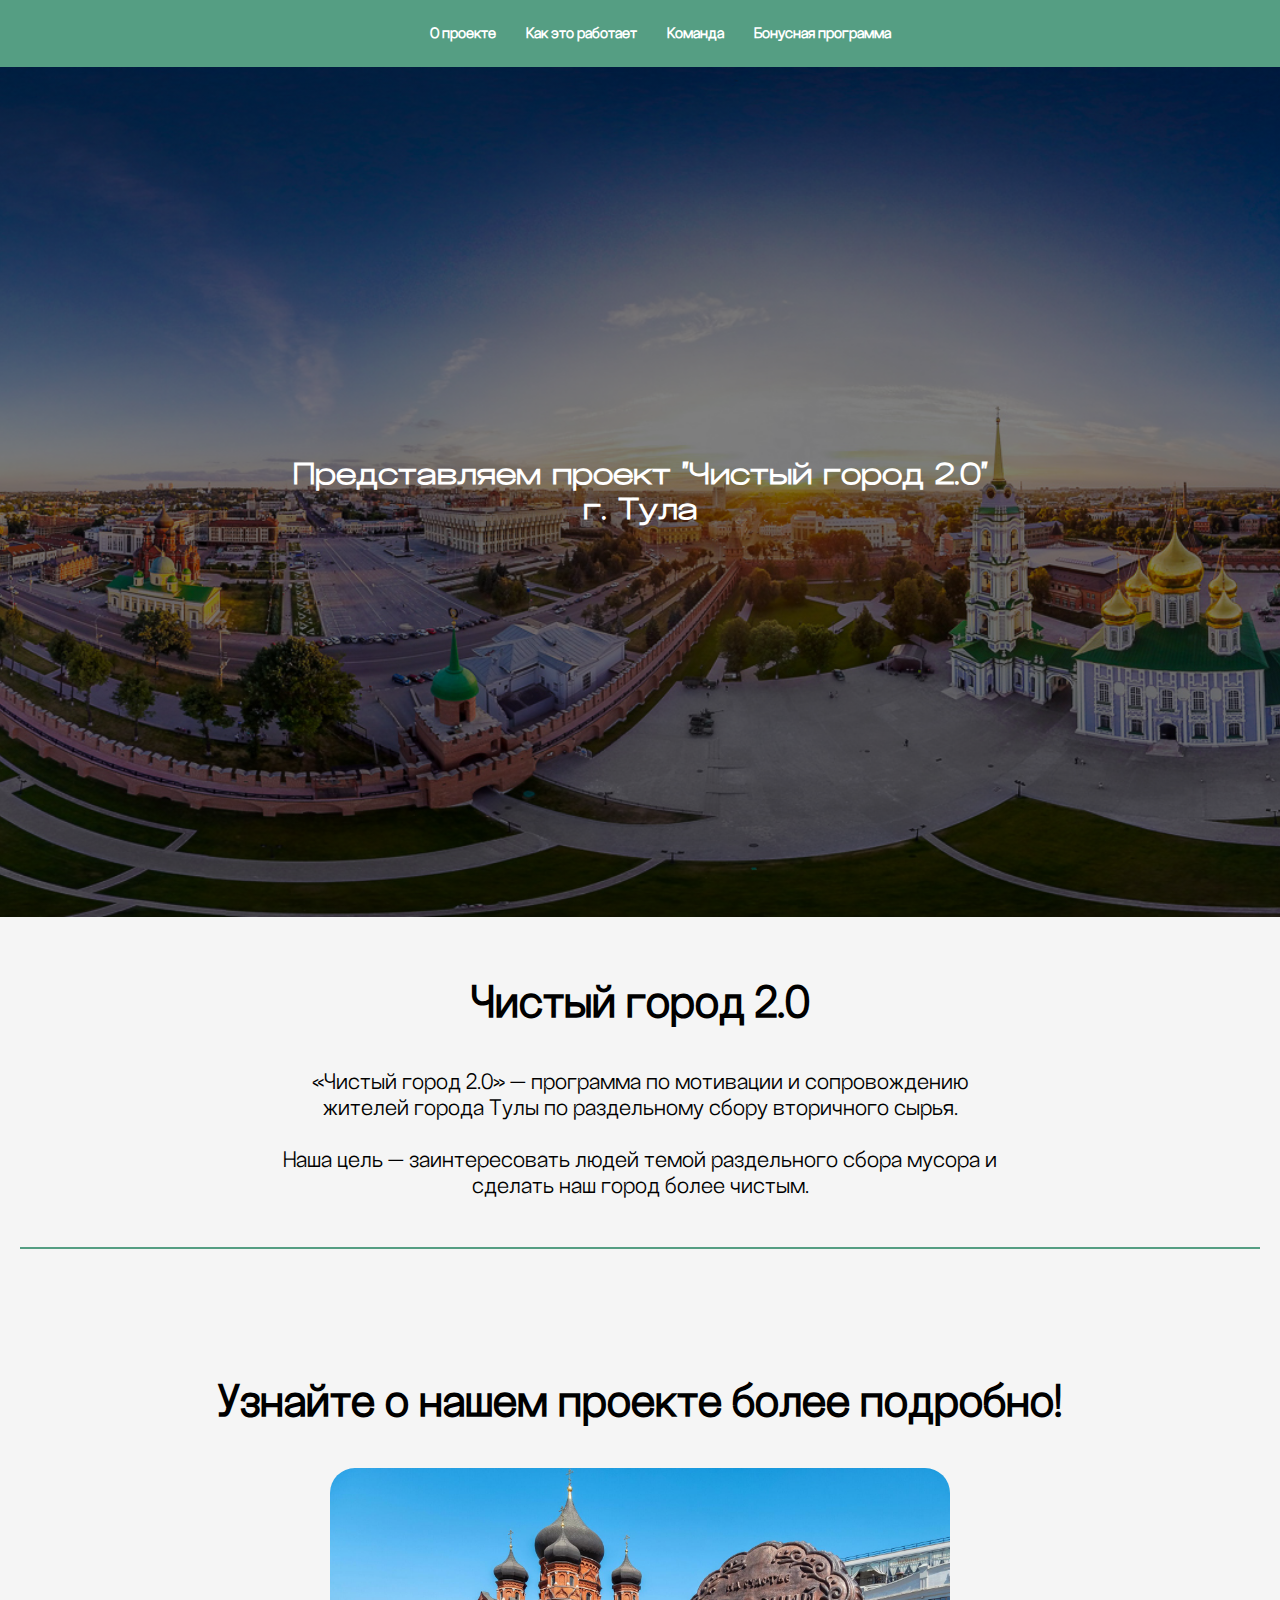
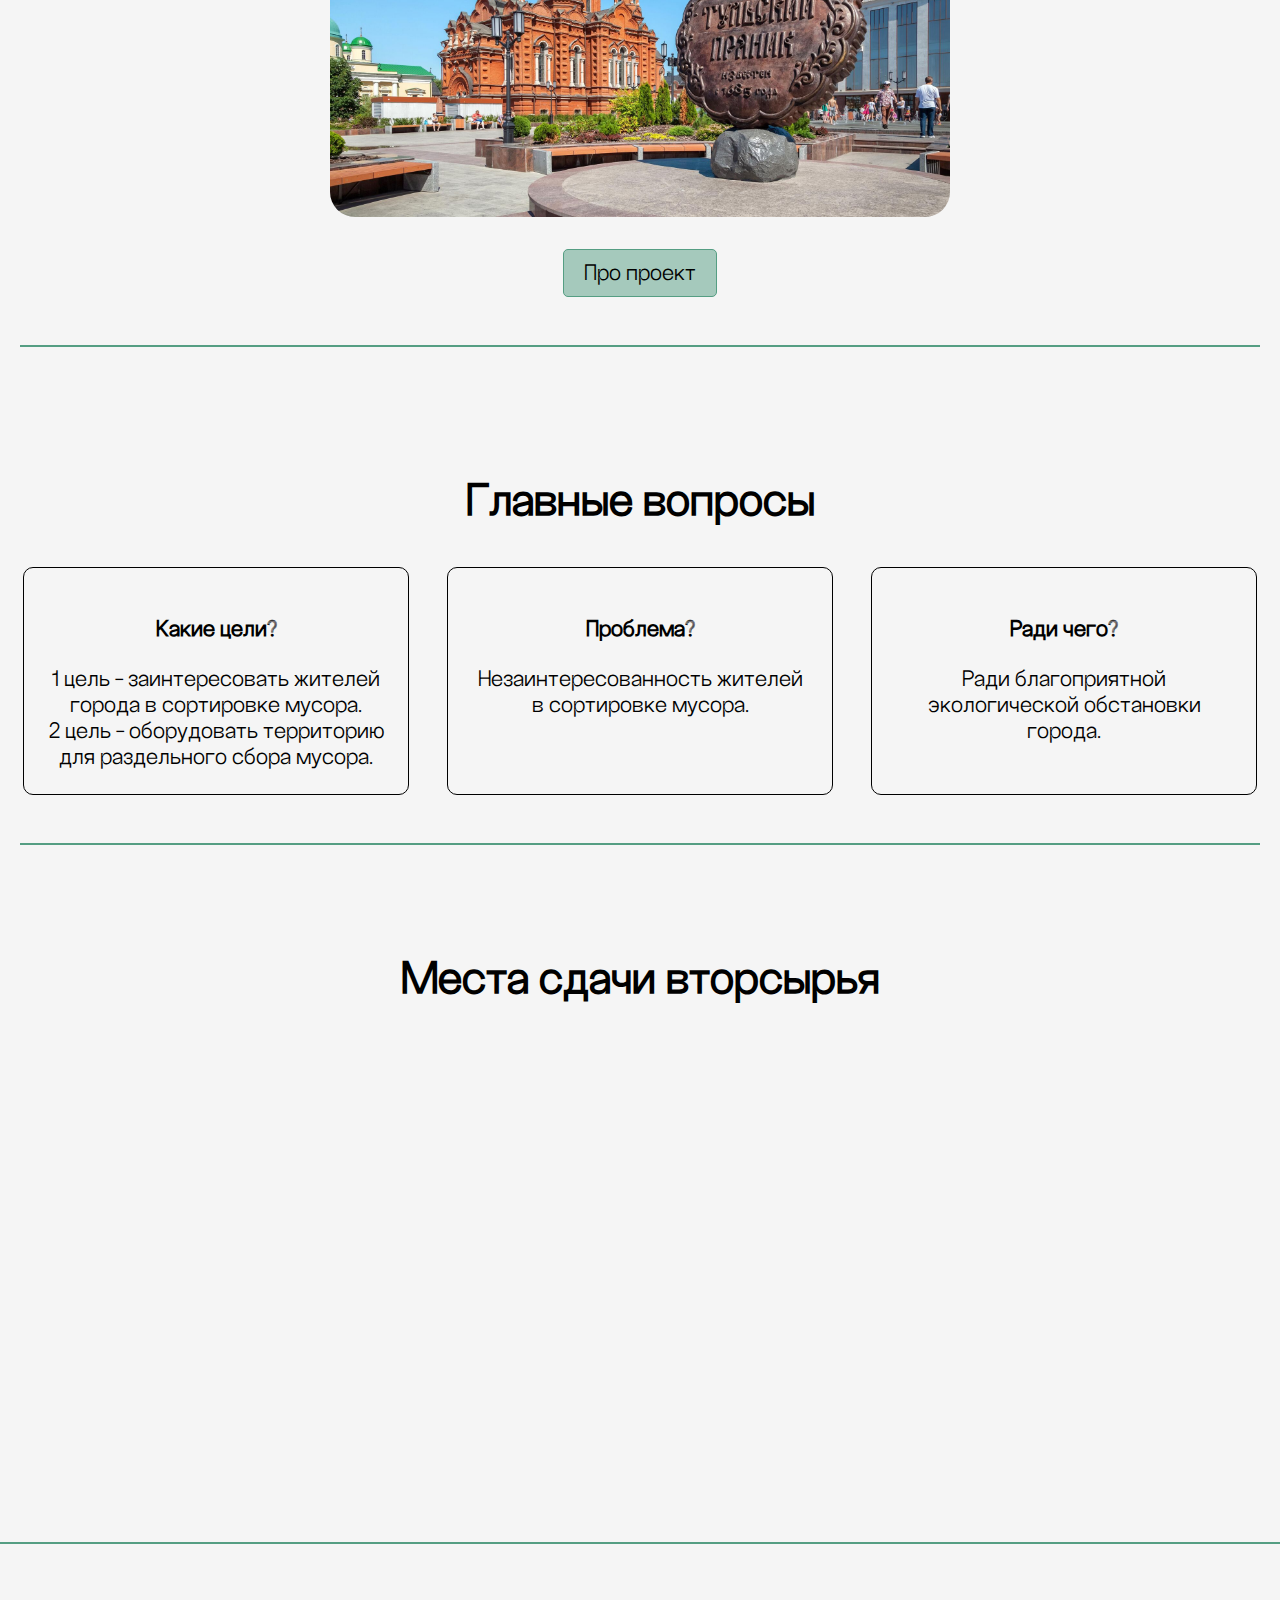
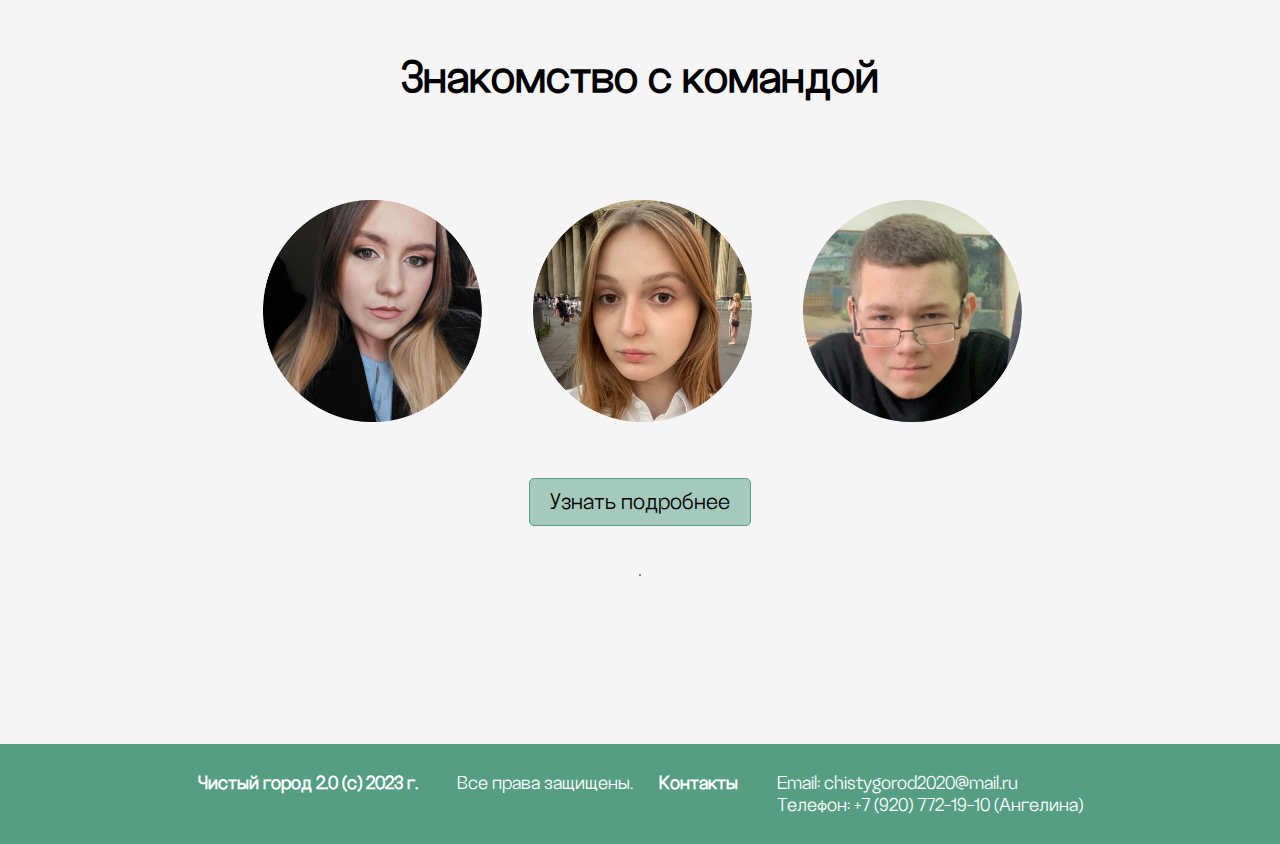
<file: index.html>
<!DOCTYPE html>
<html lang="ru">

<head>
    <meta charset="UTF-8">
    <meta name="viewport" content="width=device-width, initial-scale=1.0">
    <link rel="stylesheet" href="css/main.css">
    <script src="./js/smooth-scroll.js"></script>
    <link rel="icon" href="ico/ico32.webp" sizes="32x32">
    <title>Чистый город 2.0 - Главная</title>
</head>

<body>
    <header id="site-header">
        <nav>
            <ul>
                <li><a href="index.html">О проекте</a></li>
                <li><a href="how-it-works.html">Как это работает</a></li>
                <li><a href="team.html">Команда</a></li>
                <li><a href="bonuses.html">Бонусная программа</a></li>
            </ul>
        </nav>
    </header>
    <div class="container">
        <section class="main-screen">
            <div class="background-image">
                <div class="centered-text">
                    <h1>Представляем проект "Чистый город 2.0" <br> г. Тула</h1>
                </div>
            </div>
        </section>

        <section class="description" id="about">
            <h2>Чистый город 2.0</h2>
            <p>«Чистый город 2.0» — программа по мотивации и сопровождению жителей города Тулы по раздельному сбору вторичного сырья. <br> <br> Наша цель —
                заинтересовать людей темой раздельного сбора мусора и сделать наш город более чистым.</p>
        </section>

        <section class="learn-more">
            <h2>Узнайте о нашем проекте более подробно!</h2>
            <img src="img/tula-image.jpg" alt="Tula">
            <a href="how-it-works.html" class="button">Про проект</a>
        </section>

        <section class="main-questions">
            <h2>Главные вопросы</h2>
            <div class="main-questinons__questions">
                <div class="question">
                    <h3>Какие цели?</h3>
                    <p>1 цель - заинтересовать жителей города в сортировке мусора. <br> 2 цель - оборудовать территорию
                        для раздельного сбора мусора.</p>
                </div>
                <div class="question">
                    <h3>Проблема?</h3>
                    <p>Незаинтересованность жителей в сортировке мусора.</p>
                </div>
                <div class="question">
                    <h3>Ради чего?</h3>
                    <p>Ради благоприятной экологической обстановки города.</p>
                </div>
            </div>
        </section>
        <section class="map">
            <h2>Места сдачи вторсырья</h2>
            <iframe
                src="https://yandex.ru/map-widget/v1/?um=constructor%3Ade0b92ab44ae42cb245ba540206a2619c255ccd8f9be05898b6c5e52657b45ba&amp;source=constructor"
                width="100%" height="450" frameborder="0"></iframe>
        </section>
        <section class="team">
            <h2>Знакомство с командой</h2>
            <div class="img-gallery">
                <img src="./img/portrait-4.png" alt="">
                <img src="./img/portrait-2.jpg" alt="">
                <img src="./img/portrait-3.png" alt="">
            </div>
            <a href="team.html" class="button">Узнать подробнее</a>
        </section>
    </div>
    <footer>
        <div class="footer-content">
            <div class="footer-section footer-section__help">
                <h3>Чистый город 2.0 (с) 2023 г.</h3>
                <p>Все права защищены.</p>
            </div>
            <div class="footer-section">
                <h3>Контакты</h3>

                <p>Email: chistygorod2020@mail.ru <br>
                    Телефон: +7 (920) 772-19-10 (Ангелина)</p>

            </div>
        </div>
    </footer>
</body>
<script src="js/script.js"></script>

</html>
</file>
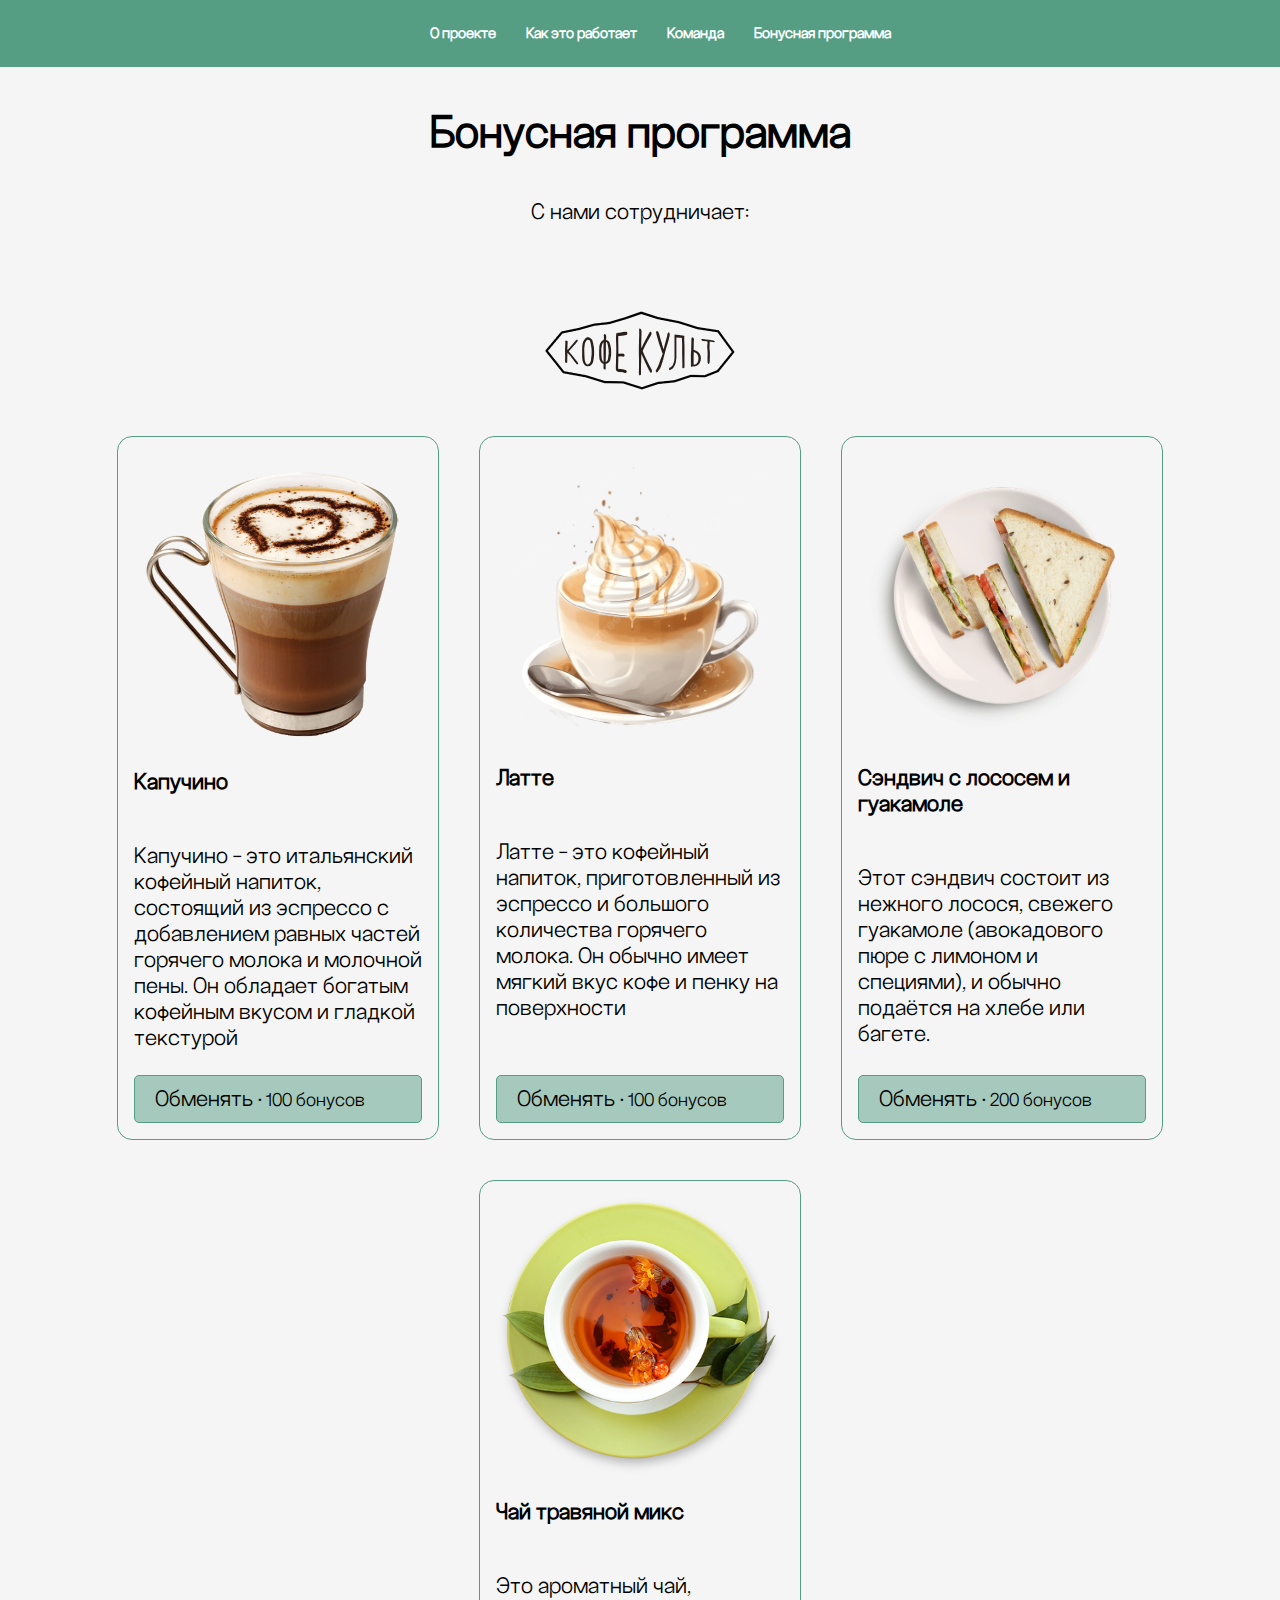
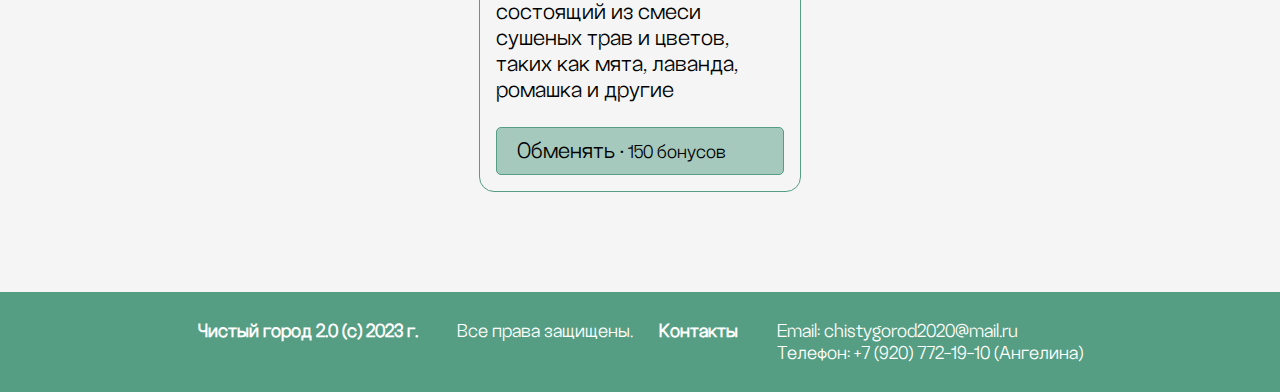
<file: bonuses.html>
<!DOCTYPE html>
<html lang="ru">

<head>
    <meta charset="UTF-8">
    <meta name="viewport" content="width=device-width, initial-scale=1.0">
    <link rel="stylesheet" href="css/main.css">
    <link rel="icon" href="ico/ico32.webp" sizes="32x32">
    <title>Чистый город 2.0 - Бонусы</title>
</head>

<body>
    <header id="site-header">
        <nav>
            <ul>
                <li><a href="index.html">О проекте</a></li>
                <li><a href="how-it-works.html">Как это работает</a></li>
                <li><a href="team.html">Команда</a></li>
                <li><a href="bonuses.html">Бонусная программа</a></li>
            </ul>
        </nav>
    </header>
    <div class="container">
        <section class="bonus-section">
            <h2 class="bonus__title">Бонусная программа</h2>
            <div class="bonus-companies">
                <p>С нами сотрудничает:</p>
                <img src="img/Cofeecult-logo.png" alt="Kofeecult">
            </div>
            <div class="bonus-desc">
                <div class="bonus-item">
                    <img src="img/capuccino-item.png" alt="Capuccino">
                    <h3>Капучино</h3>
                    <p>Капучино - это итальянский кофейный напиток, состоящий из эспрессо с добавлением равных частей
                        горячего молока и молочной пены. Он обладает богатым кофейным вкусом и гладкой текстурой</p>
                    
                    <span class="trade-button button">Обменять <span class="count-bonuses"> • 100 бонусов</span></span>
                </div>
                <div class="bonus-item">
                    <img src="img/latte-item.png" alt="Latte">
                    <h3>Латте</h3>
                    <p>Латте - это кофейный напиток, приготовленный из эспрессо и большого количества горячего молока.
                        Он обычно имеет мягкий вкус кофе и пенку на поверхности</p>
                    
                    <span class="trade-button button">Обменять <span class="count-bonuses"> • 100 бонусов</span></span>
                </div>
                <div class="bonus-item">
                    <img src="img/sandwich.webp" alt="Sandiwch">
                    <h3>Сэндвич с лососем и гуакамоле</h3>
                    <p> Этот сэндвич состоит из нежного лосося, свежего гуакамоле (авокадового пюре с лимоном и
                        специями), и обычно подаётся на хлебе или багете. </p>
                    
                    <span class="trade-button button">Обменять <span class="count-bonuses"> • 200 бонусов</span></span>
                </div>
                <div class="bonus-item">
                    <img src="img/teacup.png" alt="Tea">
                    <h3>Чай травяной микс</h3>
                    <p>Это ароматный чай, состоящий из смеси сушеных трав и цветов, таких как мята, лаванда, ромашка и
                        другие</p>
                    
                    <span class="trade-button button">Обменять <span class="count-bonuses"> • 150 бонусов</span></span>
                </div>
            </div>
        </section>
    </div>
    <footer>
        <div class="footer-content">
            <div class="footer-section footer-section__help">
                <h3>Чистый город 2.0 (с) 2023 г.</h3>
                <p>Все права защищены.</p>
            </div>
            <div class="footer-section">
                <h3>Контакты</h3>

                <p>Email: chistygorod2020@mail.ru <br>
                    Телефон: +7 (920) 772-19-10 (Ангелина)</p>

            </div>
        </div>
    </footer>
</body>
<script src="js/script.js"></script>

</html>
</file>
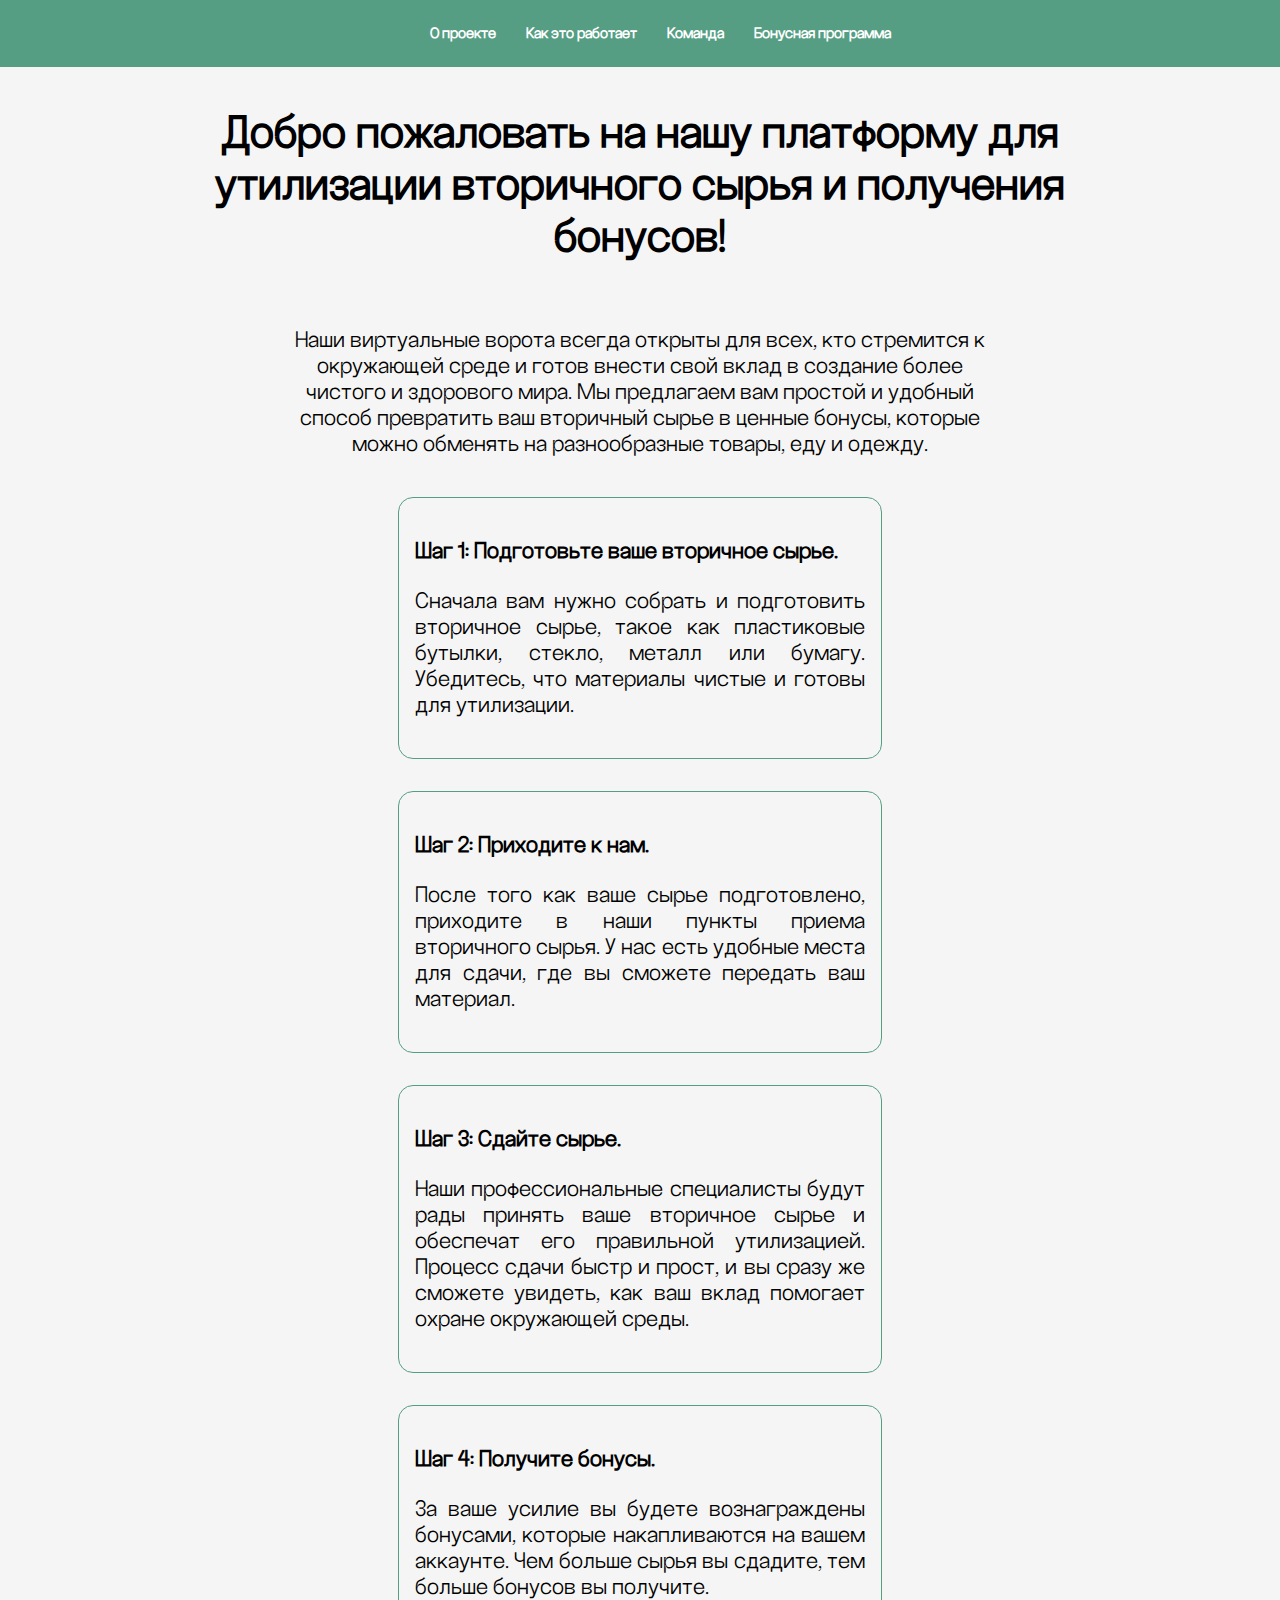
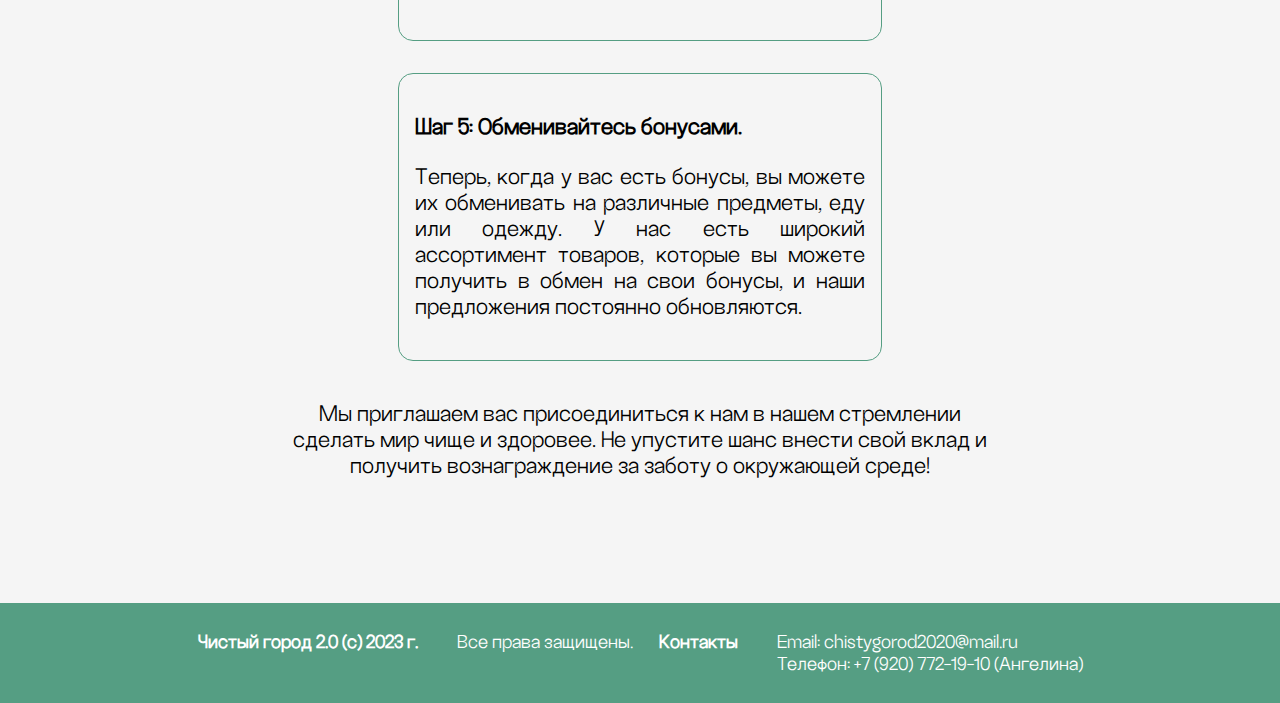
<file: how-it-works.html>
<!DOCTYPE html>
<html lang="ru">

<head>
    <meta charset="UTF-8">
    <meta name="viewport" content="width=device-width, initial-scale=1.0">
    <link rel="stylesheet" href="css/main.css">
    <link rel="icon" href="ico/ico32.webp" sizes="32x32">
    <title>Чистый город 2.0 - Как это работает</title>
</head>

<body>
    <header id="site-header">
        <nav>
            <ul>
                <li><a href="index.html">О проекте</a></li>
                <li><a href="how-it-works.html">Как это работает</a></li>
                <li><a href="team.html">Команда</a></li>
                <li><a href="bonuses.html">Бонусная программа</a></li>
            </ul>
        </nav>
    </header>
    <div class="how-it-works__container">
        <div class="how-main">
            <h2>Добро пожаловать на нашу платформу для утилизации вторичного сырья и получения бонусов!</h2>
            <span class="how-main__desc">Наши виртуальные ворота всегда открыты для всех, кто стремится к окружающей среде и готов внести свой
                вклад в создание более чистого и здорового мира. Мы предлагаем вам простой и удобный способ превратить
                ваш вторичный сырье в ценные бонусы, которые можно обменять на разнообразные товары, еду и одежду.</span>
            <div class="how-item">
                <h3>Шаг 1: Подготовьте ваше вторичное сырье.</h3>
                <p>Сначала вам нужно собрать и подготовить вторичное сырье, такое как пластиковые бутылки, стекло,
                    металл или бумагу. Убедитесь, что материалы чистые и готовы для утилизации.</p>
            </div>
            <div class="how-item">
                <h3>Шаг 2: Приходите к нам.</h3>
                <p>После того как ваше сырье подготовлено, приходите в наши пункты приема вторичного сырья. У нас есть
                    удобные места для сдачи, где вы сможете передать ваш материал.</p>
            </div>
            <div class="how-item">
                <h3>Шаг 3: Сдайте сырье.</h3>
                <p>Наши профессиональные специалисты будут рады принять ваше вторичное сырье и обеспечат его правильной
                    утилизацией. Процесс сдачи быстр и прост, и вы сразу же сможете увидеть, как ваш вклад помогает
                    охране окружающей среды.</p>
            </div>
            <div class="how-item">
                <h3>Шаг 4: Получите бонусы.</h3>
                <p>За ваше усилие вы будете вознаграждены бонусами, которые накапливаются на вашем аккаунте. Чем больше
                    сырья вы сдадите, тем больше бонусов вы получите.</p>
            </div>
            <div class="how-item">
                <h3>Шаг 5: Обменивайтесь бонусами.</h3>
                <p>Теперь, когда у вас есть бонусы, вы можете их обменивать на различные предметы, еду или одежду. У нас
                    есть широкий ассортимент товаров, которые вы можете получить в обмен на свои бонусы, и наши
                    предложения постоянно обновляются.</p>
            </div>
            <span class="how-footer">Мы приглашаем вас присоединиться к нам в нашем стремлении сделать мир чище и здоровее. Не упустите шанс
                внести свой вклад и получить вознаграждение за заботу о окружающей среде!</span>
        </div>
    </div>
    <footer>
        <div class="footer-content">
            <div class="footer-section footer-section__help">
                <h3>Чистый город 2.0 (с) 2023 г.</h3>
                <p>Все права защищены.</p>
            </div>
            <div class="footer-section">
                <h3>Контакты</h3>

                <p>Email: chistygorod2020@mail.ru <br>
                    Телефон: +7 (920) 772-19-10 (Ангелина)</p>

            </div>
        </div>
    </footer>
</body>
<script src="js/script.js"></script>

</html>
</file>
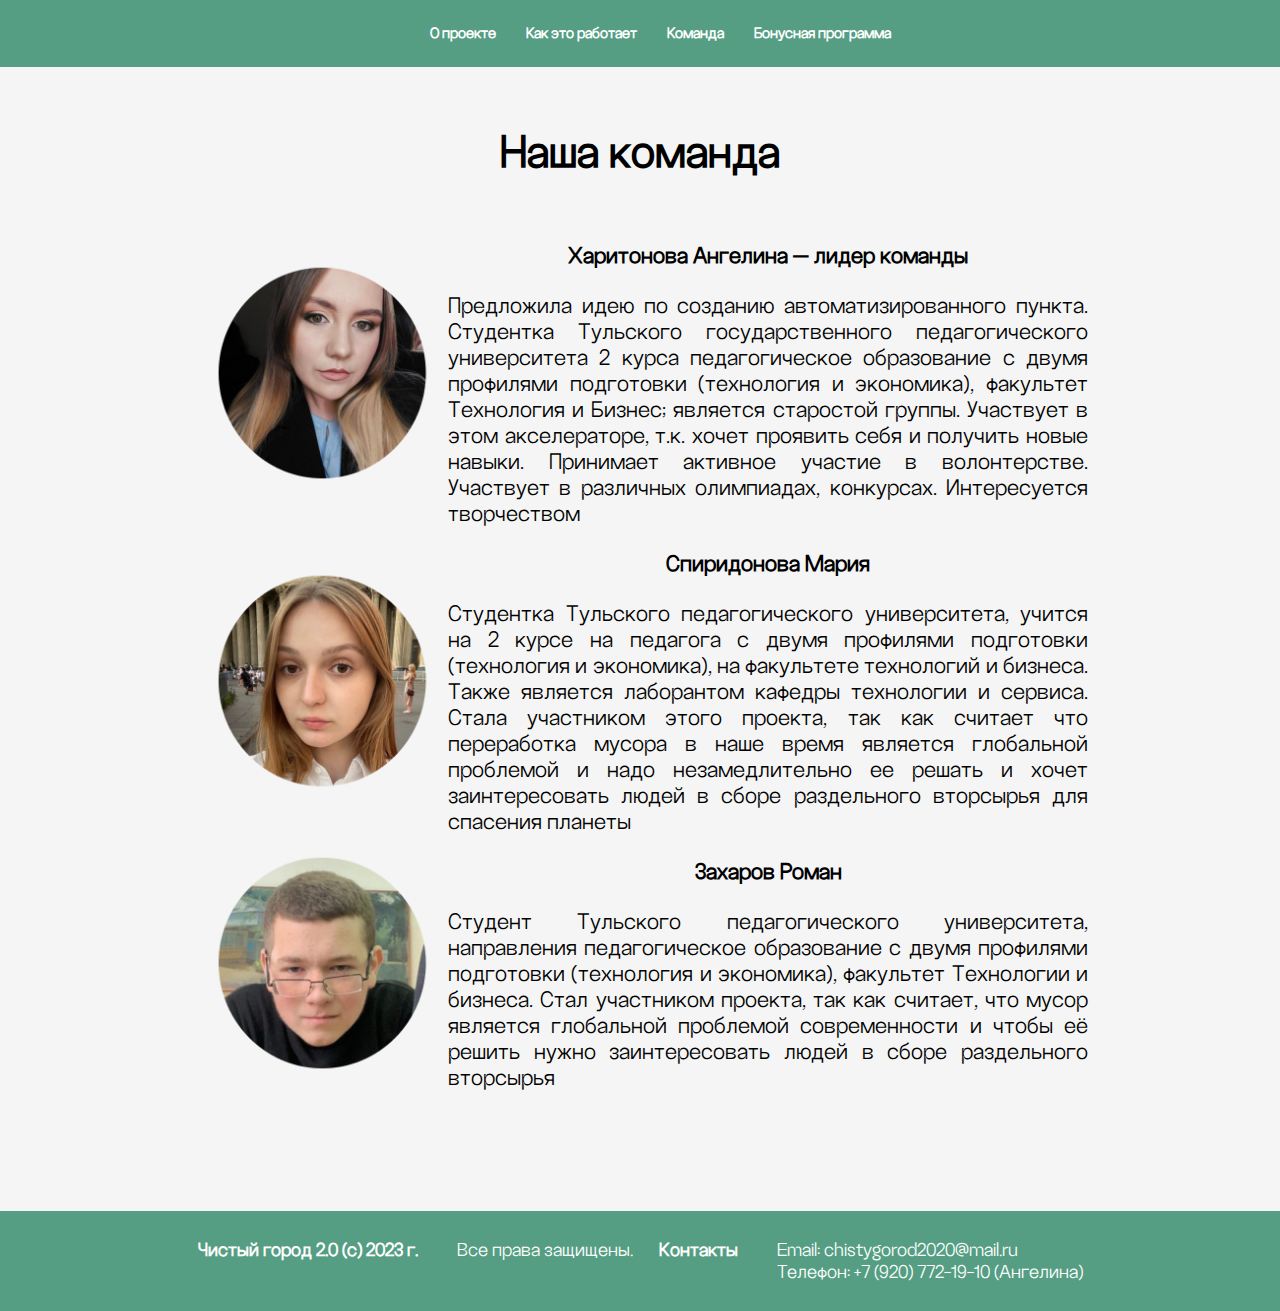
<file: team.html>
<!DOCTYPE html>
<html lang="ru">

<head>
    <meta charset="UTF-8">
    <meta name="viewport" content="width=device-width, initial-scale=1.0">
    <link rel="stylesheet" href="css/main.css">
    <script src="./js/smooth-scroll.js"></script>
    <link rel="icon" href="ico/ico32.webp" sizes="32x32">
    <title>Чистый город 2.0 - Команда</title>
</head>

<body>
    <header id="site-header">
        <nav>
            <ul>
                <li><a href="index.html">О проекте</a></li>
                <li><a href="how-it-works.html">Как это работает</a></li>
                <li><a href="team.html">Команда</a></li>
                <li><a href="bonuses.html">Бонусная программа</a></li>
            </ul>
        </nav>
    </header>
    <div class="container">
        <section class="team">
            <h2>Наша команда</h2>
            <div class="team__text">
                <img src="img/portrait-4.png" alt="Portrait">
                <div class="team__desc">
                    <h3>Харитонова Ангелина — лидер команды</h3>
                    <p>Предложила идею по созданию автоматизированного пункта. Студентка Тульского государственного
                        педагогического университета 2 курса педагогическое образование с двумя профилями подготовки
                        (технология и экономика), факультет Технология и Бизнес; является старостой группы. Участвует в
                        этом акселераторе, т.к. хочет проявить себя и получить новые навыки. Принимает активное участие
                        в волонтерстве. Участвует в различных олимпиадах, конкурсах. Интересуется творчеством</p>
                </div>
            </div>
            <div class="team__text">
                <img src="img/portrait-2.jpg" alt="Portrait">
                <div class="team__desc">
                    <h3>Спиридонова Мария</h3>
                    <p>Студентка Тульского педагогического университета, учится на 2 курсе на педагога с двумя профилями
                        подготовки (технология и экономика), на факультете технологий и бизнеса. Также является
                        лаборантом кафедры технологии и сервиса. Стала участником этого проекта, так как считает что
                        переработка мусора в наше время является глобальной проблемой и надо незамедлительно ее решать и
                        хочет заинтересовать людей в сборе раздельного вторсырья для спасения планеты</p>
                </div>
            </div>
            <div class="team__text">
                <img src="img/portrait-3.png" alt="Portrait">
                <div class="team__desc">
                    <h3>Захаров Роман</h3>
                    <p> Студент Тульского педагогического университета, направления педагогическое образование с двумя
                        профилями подготовки (технология и экономика), факультет Технологии и бизнеса. Стал участником
                        проекта, так как считает, что мусор является глобальной проблемой современности и чтобы её
                        решить нужно заинтересовать людей в сборе раздельного вторсырья</p>
                </div>
            </div>
        </section>
    </div>
    <footer>
        <div class="footer-content">
            <div class="footer-section footer-section__help">
                <h3>Чистый город 2.0 (с) 2023 г.</h3>
                <p>Все права защищены.</p>
            </div>
            <div class="footer-section">
                <h3>Контакты</h3>

                <p>Email: chistygorod2020@mail.ru <br>
                    Телефон: +7 (920) 772-19-10 (Ангелина)</p>

            </div>
        </div>
    </footer>
</body>
<script src="js/script.js"></script>

</html>
</file>
<file: css/main.css>
@font-face {
    font-family: Random;
    src: url(../fonts/RG-StandardBook.ttf);
}

@font-face {
    font-family: Random Spacious;
    src: url(../fonts/RG-SpaciousBook.ttf);
}

/* Стили для основного контейнера */
body {
    font-family: Random, Arial, sans-serif;
    margin: 0;
    padding: 0;
    background-color: #f5f5f5;
    position: relative;
    padding-bottom: 200px;
    min-height: 100%;
}

.centered-text h1 {
    font-size: 2em;
    font-family: Random Spacious, Arial, sans-serif;
}

.container :where(p) {
    max-width: 80vh;
    display: flex;
    flex: 1 1 50px;
    margin: 0 auto;
    font-size: 1.5em;
}

header {
    background-color: #333;
    padding: 10px 0;
}

nav ul {
    list-style: none;
    text-align: center;
}

nav li {
    display: inline;
    margin: 15px 15px;
}

nav a {
    text-decoration: none;
    color: #fff;
    font-weight: bold;
}

/* Стили для главного экрана */
.main-screen {
    position: relative;
    height: calc(100vh - 50px);
}

.background-image {
    background: linear-gradient(rgba(0, 0, 0, 0.5), rgba(0, 0, 0, 0.5)), url('../img/backgroung-image-main.jpg') no-repeat center center;
    background-size: cover;
    height: 100%;
    display: flex;
    justify-content: center;
    align-items: center;
    color: #fff;
}

.centered-text {
    text-align: center;
}

/* Стили для заголовков и текста */
h1,
h2,
h3 {
    font-weight: bold;
}

section:not(:first-child):after {
    display: flex;
    content: "";
    border: 1px solid rgb(85,158,131);
    width: auto;
    margin: 3em 0;
}

h2 {
    font-size: 3em;
}

h3, p {
    font-size: 1.5em;
}

/* Стили для кнопок */
.button {
    display: inline-block;
    padding: 10px 20px;
    background-color: rgb(85,158,131, 0.5);
    color: rgb(0, 0, 0);
    font-size: 1.5em;
    text-decoration: none;
    min-width: fit-content;
    border: 1px solid rgb(85,158,131);
    border-radius: 5px;
    cursor: pointer;
    transition: .3s;
}



.button:hover {
    font-size: 1.55em;
}

/* Остальные стили */
.description {
    display: flex;
    flex-direction: column;
}

.description,
.learn-more,
.main-questions,
.team {
    background-color: #f5f5f5;
    padding: 20px;
    text-align: center;
}

#site-header {
    position: sticky;
    top: 0;
    left: 0;
    width: 100%;
    background-color: rgb(85, 158, 131, 1);
    /* Полностью непрозрачный цвет */
    transition: background-color 0.3s;
    /* Для анимации изменения цвета */
    z-index: 1000;

}

#site-header ul {
    display: flex;
    flex-wrap: wrap;
    align-content: center;
    justify-content: center;
    margin: 0;
}


.question {
    padding: 1.5em;
    border: 1px solid black;
    border-radius: 10px;
    max-width: 21em;
}

.main-questinons__questions {
    display: flex;
    flex-wrap: wrap;
    gap: 2em;
    justify-content: space-around;
    align-items: stretch;
    flex-direction: row;
}

.learn-more img {
    display: flex;
    align-content: center;
    width: 50%;
    min-width: 40vh;
    margin: 2em auto;
    border-radius: 25px;
}

.team {
    display: flex;
    flex-direction: column;
    flex-wrap: wrap;
    align-items: center;
}

.team__text {
    display: flex;
    width: 70vw;
    margin: 0 auto;
}

.team__text p {
    text-align: justify;
}

.img-gallery {
    display: flex;
justify-content: center;
flex-wrap: wrap;
}

.img-gallery img {
    display: flex;
    max-width: 30vh;
    height: auto;
    flex-wrap: wrap;
    flex: 1 1 50px;
    margin: 2rem 0;
}

.team__desc {
    display: flex;
    flex-direction: column;
    width: 90%;
    
}

.team__text img {
    width: 20vw;
    align-self: center;
    border-radius: 100%;
}

.bonus-section {
    display: flex;
    flex-direction: column;
    align-items: center;
}

.bonus-companies {
    display: flex;
    flex-direction: column;
    gap: 1em;
    align-content: center;
}

.bonus-companies img {
    min-width: 10vw;
    padding: 5vh;
}

.bonus-desc {
    display: flex;
    flex-wrap: wrap;
    align-content: center;
    justify-content: center;
    gap: 2.5em;
}

.bonus-item {
    max-width: 18em;
    min-width: 8em;
    display: flex;
    flex-direction: column;
    padding: 1em;
    border: 1px solid rgb(85,158,131);
    border-radius: 15px;
    justify-content: space-between;
}

.bonus-item img {
    min-width: 10vw;
}

.bonus-item p {
    margin: 1em 0;
}

.bonus__title {
    text-align: center;
}

.bonus-item img:after {
    display: flex;
    width: 100%;
content: "";

border: 1px solid black;
}

.trade-button {
    width: auto;
    
}

.count-bonuses {
    font-size: smaller;
}

.map {
    display: flex;
    flex-direction: column;
    align-content: center;
    justify-content: space-between;
    text-align: center;
}

.how-it-works__container {
    width: 80%;
    margin: 0 auto;
}

.how-main {
display: flex;
flex-direction: column;
}

.how-main :where(h2, .how-main__desc, .how-footer) {
    text-align: center;
}

.how-main__desc, .how-footer {
    font-size: 1.5em;
    margin: 1em 0;
display: flex;
    max-width: 80vh;
    align-self: center;
    flex: 1 1 20px;
}

.how-item {
    
    text-align: justify;
    align-self: center;
    padding: 1em;
    border: 1px solid rgb(85, 158, 131, 1);
    border-radius: 15px;
    margin: 1em 0;

    max-width: 50vh;
    flex: 1 1 50px;
}

footer {
    display: flex;
    background-color: rgb(85,158,131);
    color: white;
    font-size: small;
    align-items: center;
    align-content: center;
    justify-content: space-evenly;
    flex-wrap: wrap;

    position: absolute;
	left: 0;
	bottom: 0;
	width: 100%;
	min-height: 100px;
    
    
}

.footer-content {
    display: flex;
    align-content: center;
    justify-content: space-around;
    flex-wrap: wrap;
    flex-direction: row;
    align-items: baseline;
    gap: 2em;
    padding: 0 -15px;
    margin: 0 15px;
}

.footer-section {
    display: flex;
    gap: 3em;
}

.footer-section__desc {
    display: flex;
    flex-direction: column;
    margin: 0;
}
</file>
